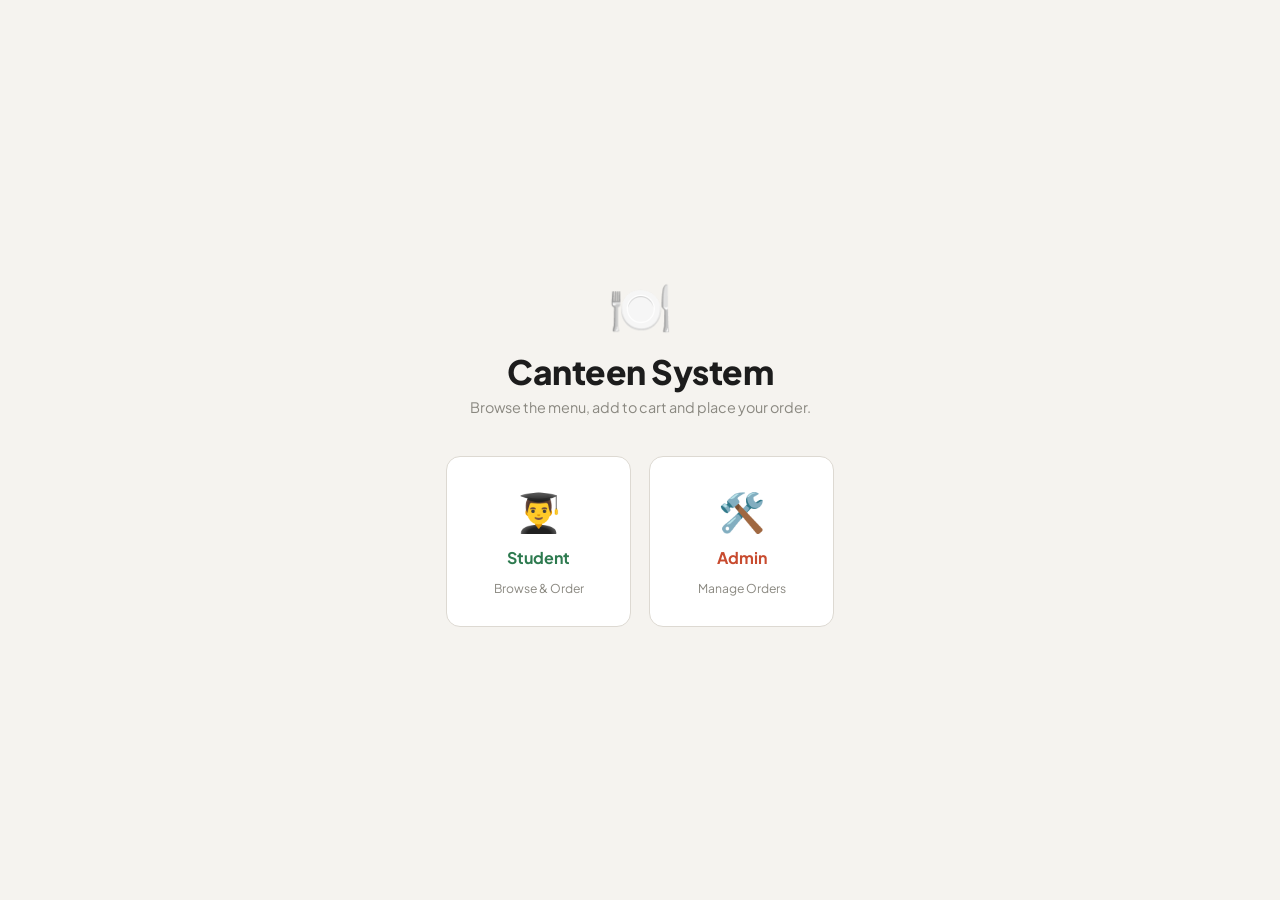
<file: index.html>
<!DOCTYPE html>
<html lang="en">
<head>
  <meta charset="UTF-8"/>
  <meta name="viewport" content="width=device-width, initial-scale=1.0"/>
  <title>Canteen Ordering System</title>
  <link rel="preconnect" href="https://fonts.googleapis.com">
  <link href="https://fonts.googleapis.com/css2?family=Plus+Jakarta+Sans:wght@300;400;500;600;700;800&family=DM+Mono:wght@400;500&display=swap" rel="stylesheet">
  <style>
    :root {
      --bg: #f5f3ef; --surface: #ffffff;
      --accent: #c84b2f; --green: #2d7a4f;
      --text: #1c1c1c; --muted: #8a8880; --border: #ddd9d2;
      --font: 'Plus Jakarta Sans', sans-serif;
    }
    * { margin: 0; padding: 0; box-sizing: border-box; }
    body { font-family: var(--font); background: var(--bg); color: var(--text); min-height: 100vh; display: flex; align-items: center; justify-content: center; }
    .wrap { display: flex; flex-direction: column; align-items: center; gap: 40px; animation: up 0.55s ease both; }
    @keyframes up { from { opacity: 0; transform: translateY(18px); } to { opacity: 1; transform: translateY(0); } }
    .logo { text-align: center; }
    .logo-icon { font-size: 52px; display: block; margin-bottom: 10px; }
    h1 { font-size: 2.1rem; font-weight: 800; letter-spacing: -0.5px; }
    .sub { color: var(--muted); font-size: 0.9rem; margin-top: 6px; }
    .cards { display: flex; gap: 18px; }
    .card {
      text-decoration: none; width: 185px; padding: 30px 18px;
      border-radius: 14px; border: 1.5px solid var(--border);
      background: var(--surface);
      display: flex; flex-direction: column; align-items: center; gap: 12px;
      transition: transform 0.2s ease, border-color 0.2s ease;
    }
    .card:hover { transform: scale(1.05); }
    .card.student:hover { border-color: var(--green); }
    .card.admin:hover   { border-color: var(--accent); }
    .card-icon { font-size: 38px; }
    .card-name { font-size: 1rem; font-weight: 700; }
    .card-sub  { font-size: 0.76rem; color: var(--muted); }
    .card.student .card-name { color: var(--green); }
    .card.admin   .card-name { color: var(--accent); }
  </style>
</head>
<body>
  <div class="wrap">
    <div class="logo">
      <span class="logo-icon">🍽️</span>
      <h1>Canteen System</h1>
      <p class="sub">Browse the menu, add to cart and place your order.</p>
    </div>
    <div class="cards">
      <a href="student-login.html" class="card student">
        <span class="card-icon">👨‍🎓</span>
        <span class="card-name">Student</span>
        <span class="card-sub">Browse &amp; Order</span>
      </a>
      <a href="admin-login.html" class="card admin">
        <span class="card-icon">🛠️</span>
        <span class="card-name">Admin</span>
        <span class="card-sub">Manage Orders</span>
      </a>
    </div>
  </div>
</body>
</html>
</file>
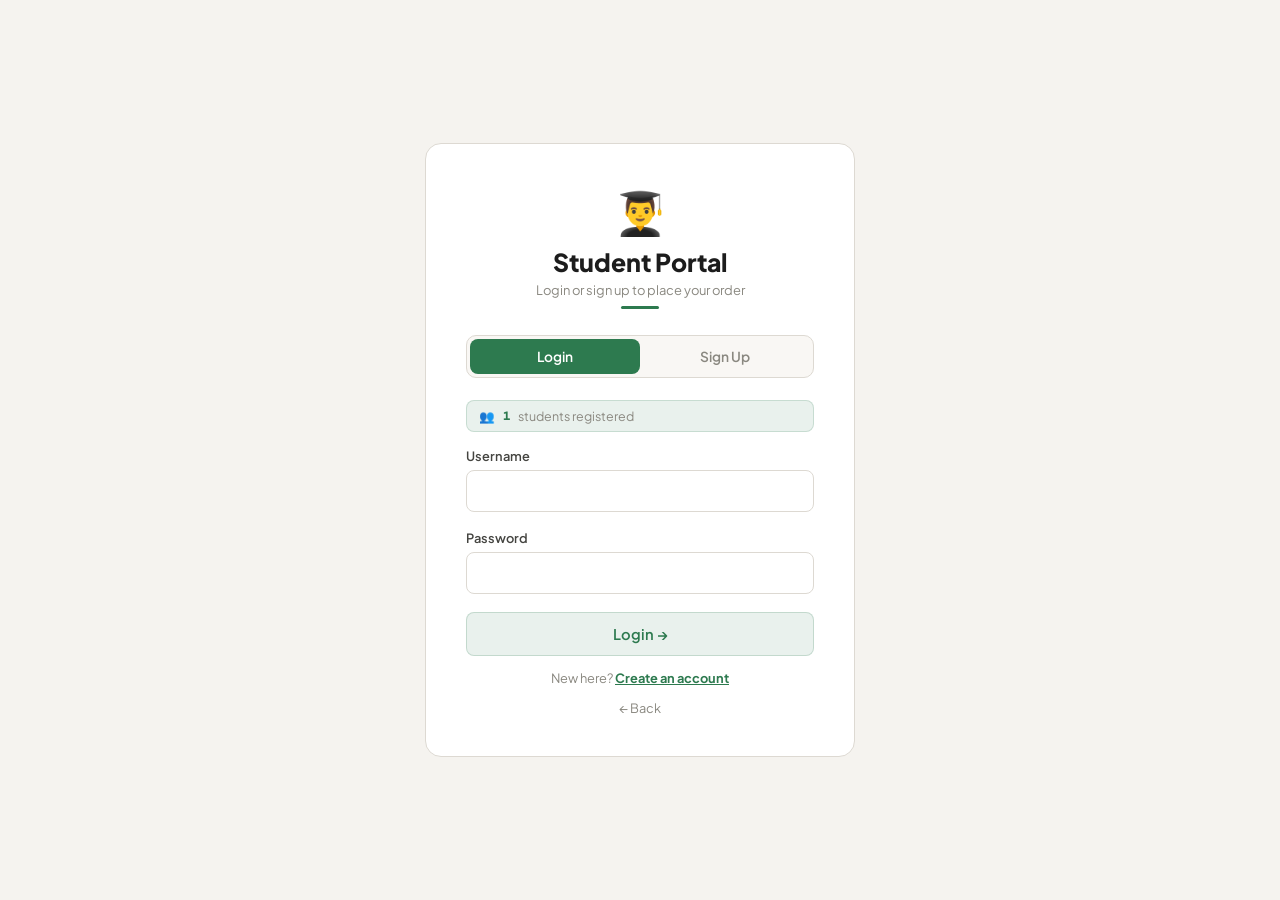
<file: student-login.html>
<!doctype html>
<html lang="en">
  <head>
    <meta charset="UTF-8" />
    <meta name="viewport" content="width=device-width, initial-scale=1.0" />
    <title>Student Login — Canteen</title>
    <link rel="preconnect" href="https://fonts.googleapis.com" />
    <link
      href="https://fonts.googleapis.com/css2?family=Plus+Jakarta+Sans:wght@300;400;500;600;700;800&family=DM+Mono:wght@400;500&display=swap"
      rel="stylesheet"
    />
    <link rel="stylesheet" href="style.css" />
    <style>
      body {
        display: flex;
        align-items: center;
        justify-content: center;
        min-height: 100vh;
      }

      .box {
        width: 430px;
        background: var(--surface);
        border: 1.5px solid var(--border);
        border-radius: 16px;
        padding: 40px;
        animation: up 0.5s ease both;
      }
      @keyframes up {
        from {
          opacity: 0;
          transform: translateY(18px);
        }
        to {
          opacity: 1;
          transform: translateY(0);
        }
      }

      .hdr {
        text-align: center;
        margin-bottom: 26px;
      }
      .hdr .ico {
        font-size: 42px;
        display: block;
        margin-bottom: 8px;
      }
      .hdr h2 {
        font-size: 1.55rem;
        font-weight: 800;
      }
      .hdr p {
        color: var(--muted);
        font-size: 0.81rem;
        margin-top: 4px;
      }
      .ul {
        height: 3px;
        width: 38px;
        background: var(--green);
        border-radius: 3px;
        margin: 8px auto 0;
      }

      .tabs {
        display: flex;
        background: var(--surface2);
        border-radius: 10px;
        padding: 3px;
        margin-bottom: 22px;
        border: 1px solid var(--border);
      }
      .tab {
        flex: 1;
        padding: 9px;
        border: none;
        background: none;
        color: var(--muted);
        font-family: var(--font);
        font-size: 0.86rem;
        font-weight: 600;
        border-radius: 8px;
        cursor: pointer;
        transition: all 0.2s;
      }
      .tab.active {
        background: var(--green);
        color: #fff;
      }

      .panel {
        display: none;
      }
      .panel.active {
        display: block;
        animation: fade 0.22s ease both;
      }
      @keyframes fade {
        from {
          opacity: 0;
          transform: translateY(5px);
        }
        to {
          opacity: 1;
          transform: translateY(0);
        }
      }

      .msg {
        border-radius: var(--radius-sm);
        padding: 9px 13px;
        font-size: 0.81rem;
        margin-bottom: 14px;
        display: none;
      }
      .msg.error {
        background: var(--red-dim);
        border: 1px solid rgba(192, 57, 43, 0.2);
        color: var(--red);
      }
      .msg.success {
        background: var(--green-dim);
        border: 1px solid rgba(45, 122, 79, 0.2);
        color: var(--green);
      }

      .btn-full {
        width: 100%;
        padding: 12px;
        font-size: 0.92rem;
      }
      .hint {
        text-align: center;
        margin-top: 14px;
        font-size: 0.8rem;
        color: var(--muted);
      }
      .hint button {
        background: none;
        border: none;
        color: var(--green);
        cursor: pointer;
        font-family: var(--font);
        font-weight: 700;
        font-size: 0.8rem;
        text-decoration: underline;
        padding: 0;
      }

      .back {
        display: block;
        text-align: center;
        margin-top: 14px;
        color: var(--muted);
        font-size: 0.8rem;
        text-decoration: none;
      }
      .back:hover {
        color: var(--text);
      }

      .str-wrap {
        margin-top: 4px;
        height: 3px;
        background: var(--surface3);
        border-radius: 3px;
        overflow: hidden;
      }
      .str-bar {
        height: 100%;
        border-radius: 3px;
        width: 0;
        transition:
          width 0.3s,
          background 0.3s;
      }
      .str-lbl {
        font-size: 0.7rem;
        margin-top: 3px;
        color: var(--muted);
      }

      .u-count {
        display: flex;
        align-items: center;
        gap: 8px;
        background: var(--green-dim);
        border: 1px solid rgba(45, 122, 79, 0.18);
        border-radius: 8px;
        padding: 7px 12px;
        margin-bottom: 16px;
        font-size: 0.78rem;
        color: var(--muted);
      }
      .u-count span {
        color: var(--green);
        font-weight: 700;
        font-family: var(--mono);
      }
    </style>
  </head>
  <body>
    <div class="box">
      <div class="hdr">
        <span class="ico">👨‍🎓</span>
        <h2>Student Portal</h2>
        <p>Login or sign up to place your order</p>
        <div class="ul"></div>
      </div>

      <div class="tabs">
        <button class="tab active" id="tabLogin" onclick="go('login')">
          Login
        </button>
        <button class="tab" id="tabSignup" onclick="go('signup')">
          Sign Up
        </button>
      </div>

      <!-- LOGIN PANEL -->
      <div class="panel active" id="pLogin">
        <div class="u-count">
          👥 <span id="uCount">0</span> students registered
        </div>
        <div class="msg error" id="lErr"></div>
        <div class="msg success" id="lOk"></div>
        <div class="input-group">
          <label class="input-label">Username</label>
          <input
            type="text"
            id="lUser"
            class="input-field"
            autocomplete="off"
          />
        </div>
        <div class="input-group">
          <label class="input-label">Password</label>
          <input type="password" id="lPass" class="input-field" />
        </div>
        <button class="btn btn-green btn-full" onclick="doLogin()">
          Login →
        </button>
        <div class="hint">
          New here? <button onclick="go('signup')">Create an account</button>
        </div>
      </div>

      <!-- SIGNUP PANEL -->
      <div class="panel" id="pSignup">
        <div class="msg error" id="sErr"></div>
        <div class="msg success" id="sOk"></div>
        <div class="input-group">
          <label class="input-label">Full Name</label>
          <input
            type="text"
            id="sName"
            class="input-field"
            autocomplete="off"
          />
        </div>
        <div class="input-group">
          <label class="input-label">Username</label>
          <input
            type="text"
            id="sUser"
            class="input-field"
            oninput="checkUser()"
          />
        </div>
        <div class="input-group">
          <label class="input-label">Roll Number</label>
          <input type="text" id="sRoll" class="input-field" />
        </div>
        <div class="input-group">
          <label class="input-label">Password</label>
          <input
            type="password"
            id="sPass"
            class="input-field"
            oninput="checkStr()"
          />
          <div class="str-wrap"><div class="str-bar" id="strBar"></div></div>
          <div class="str-lbl" id="strLbl"></div>
        </div>
        <div class="input-group">
          <label class="input-label">Confirm Password</label>
          <input type="password" id="sConf" class="input-field" />
        </div>
        <button class="btn btn-green btn-full" onclick="doSignup()">
          Create Account →
        </button>
        <div class="hint">
          Already registered? <button onclick="go('login')">Login here</button>
        </div>
      </div>

      <a href="index.html" class="back">← Back</a>
    </div>

    <script>
      const SKEY = "canteen_students";
      const getS = () => JSON.parse(localStorage.getItem(SKEY) || "[]");
      const saveS = (a) => localStorage.setItem(SKEY, JSON.stringify(a));

      (function init() {
        if (getS().length === 0)
          saveS([
            {
              name: "Demo Student",
              username: "student",
              roll: "001",
              password: "1234",
            },
          ]);
        document.getElementById("uCount").textContent = getS().length;
      })();

      function go(tab) {
        ["login", "signup"].forEach((t) => {
          const cap = t[0].toUpperCase() + t.slice(1);
          document
            .getElementById("p" + cap)
            .classList.toggle("active", t === tab);
          document
            .getElementById("tab" + cap)
            .classList.toggle("active", t === tab);
        });
        clearAll();
      }

      function clearAll() {
        ["lErr", "lOk", "sErr", "sOk"].forEach((id) => {
          const e = document.getElementById(id);
          if (e) {
            e.style.display = "none";
            e.textContent = "";
          }
        });
      }

      function showMsg(id, txt) {
        const e = document.getElementById(id);
        e.textContent = txt;
        e.style.display = "block";
      }

      function doLogin() {
        const u = document.getElementById("lUser").value.trim();
        const p = document.getElementById("lPass").value;
        clearAll();
        if (!u || !p) {
          showMsg("lErr", "Please fill in all fields.");
          return;
        }
        const found = getS().find((s) => s.username === u && s.password === p);
        if (found) {
          showMsg("lOk", "Welcome, " + found.name + "! Redirecting...");
          sessionStorage.setItem("role", "student");
          sessionStorage.setItem("user", found.username);
          sessionStorage.setItem("displayName", found.name);
          setTimeout(() => (window.location.href = "menu.html"), 700);
        } else {
          showMsg("lErr", "Invalid username or password.");
        }
      }

      function doSignup() {
        const name = document.getElementById("sName").value.trim();
        const user = document
          .getElementById("sUser")
          .value.trim()
          .toLowerCase();
        const roll = document.getElementById("sRoll").value.trim();
        const pass = document.getElementById("sPass").value;
        const conf = document.getElementById("sConf").value;
        clearAll();
        if (!name || !user || !roll || !pass || !conf) {
          showMsg("sErr", "Please fill in all fields.");
          return;
        }
        if (user.length < 3) {
          showMsg("sErr", "Username must be at least 3 characters.");
          return;
        }
        if (roll.length < 3) {
          showMsg("sErr", "Roll number must be at least 3 characters.");
          return;
        }
        if (pass.length < 4) {
          showMsg("sErr", "Password must be at least 4 characters.");
          return;
        }
        if (pass !== conf) {
          showMsg("sErr", "Passwords do not match.");
          return;
        }
        const list = getS();
        if (list.find((s) => s.username === user)) {
          showMsg("sErr", 'Username "' + user + '" is already taken.');
          return;
        }
        if (list.find((s) => s.roll === roll)) {
          showMsg("sErr", "Roll number already registered.");
          return;
        }
        list.push({ name, username: user, roll, password: pass });
        saveS(list);
        document.getElementById("uCount").textContent = list.length;
        showMsg("sOk", "Account created! Logging you in...");
        sessionStorage.setItem("role", "student");
        sessionStorage.setItem("user", user);
        sessionStorage.setItem("displayName", name);
        setTimeout(() => (window.location.href = "menu.html"), 900);
      }

      function checkUser() {
        const u = document.getElementById("sUser").value.trim().toLowerCase();
        const el = document.getElementById("sUser");
        if (u.length < 2) {
          el.style.borderColor = "";
          return;
        }
        el.style.borderColor = getS().some((s) => s.username === u)
          ? "#c0392b"
          : "#2d7a4f";
      }

      function checkStr() {
        const p = document.getElementById("sPass").value;
        const bar = document.getElementById("strBar");
        const lbl = document.getElementById("strLbl");
        let sc = 0;
        if (p.length >= 4) sc++;
        if (p.length >= 8) sc++;
        if (/[A-Z]/.test(p)) sc++;
        if (/[0-9]/.test(p)) sc++;
        if (/[^A-Za-z0-9]/.test(p)) sc++;
        const lvls = [
          { w: "0%", bg: "", l: "" },
          { w: "25%", bg: "#c0392b", l: "Weak" },
          { w: "50%", bg: "#b45309", l: "Fair" },
          { w: "75%", bg: "#d97706", l: "Good" },
          { w: "100%", bg: "#2d7a4f", l: "Strong" },
        ];
        const lv = lvls[Math.min(sc, 4)];
        bar.style.width = lv.w;
        bar.style.background = lv.bg;
        lbl.textContent = lv.l;
        lbl.style.color = lv.bg;
      }

      document.addEventListener("keydown", (e) => {
        if (e.key !== "Enter") return;
        document.getElementById("pLogin").classList.contains("active")
          ? doLogin()
          : doSignup();
      });
    </script>
  </body>
</html>
</file>
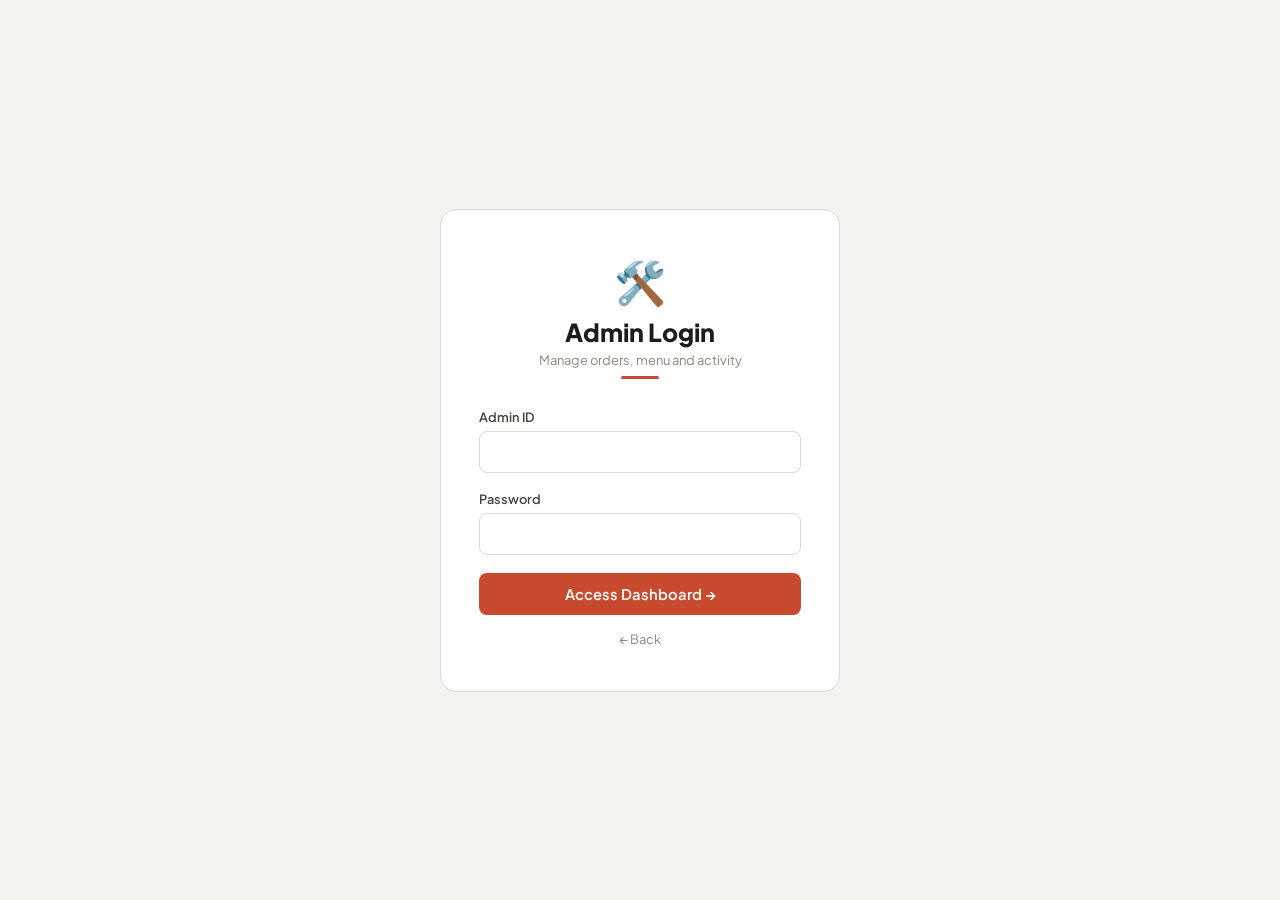
<file: Frontend/admin-login.html>
<!doctype html>
<html lang="en">
  <head>
    <meta charset="UTF-8" />
    <meta name="viewport" content="width=device-width, initial-scale=1.0" />
    <title>Admin Login — Canteen</title>
    <link rel="preconnect" href="https://fonts.googleapis.com" />
    <link
      href="https://fonts.googleapis.com/css2?family=Plus+Jakarta+Sans:wght@300;400;500;600;700;800&family=DM+Mono:wght@400;500&display=swap"
      rel="stylesheet"
    />
    <link rel="stylesheet" href="style.css" />
    <style>
      body {
        display: flex;
        align-items: center;
        justify-content: center;
        min-height: 100vh;
      }
      .box {
        width: 400px;
        background: var(--surface);
        border: 1.5px solid var(--border);
        border-radius: 16px;
        padding: 44px 38px;
        animation: up 0.5s ease both;
      }
      @keyframes up {
        from {
          opacity: 0;
          transform: translateY(18px);
        }
        to {
          opacity: 1;
          transform: translateY(0);
        }
      }
      .hdr {
        text-align: center;
        margin-bottom: 30px;
      }
      .hdr .ico {
        font-size: 42px;
        display: block;
        margin-bottom: 8px;
      }
      .hdr h2 {
        font-size: 1.55rem;
        font-weight: 800;
      }
      .hdr p {
        color: var(--muted);
        font-size: 0.81rem;
        margin-top: 4px;
      }
      .ul {
        height: 3px;
        width: 38px;
        background: var(--accent);
        border-radius: 3px;
        margin: 8px auto 0;
      }
      .err {
        background: var(--red-dim);
        border: 1px solid rgba(192, 57, 43, 0.2);
        border-radius: var(--radius-sm);
        padding: 9px 13px;
        font-size: 0.81rem;
        color: var(--red);
        margin-bottom: 14px;
        display: none;
      }
      .btn-full {
        width: 100%;
        padding: 12px;
        font-size: 0.92rem;
      }
      .back {
        display: block;
        text-align: center;
        margin-top: 16px;
        color: var(--muted);
        font-size: 0.8rem;
        text-decoration: none;
      }
      .back:hover {
        color: var(--text);
      }
    </style>
  </head>
  <body>
    <div class="box">
      <div class="hdr">
        <span class="ico">🛠️</span>
        <h2>Admin Login</h2>
        <p>Manage orders, menu and activity</p>
        <div class="ul"></div>
      </div>

      <div class="err" id="errMsg"></div>

      <div class="input-group">
        <label class="input-label">Admin ID</label>
        <input type="text" id="aId" class="input-field" autocomplete="off" />
      </div>
      <div class="input-group">
        <label class="input-label">Password</label>
        <input type="password" id="aPass" class="input-field" />
      </div>

      <button class="btn btn-primary btn-full" onclick="doLogin()">
        Access Dashboard →
      </button>
      <a href="index.html" class="back">← Back</a>
    </div>

    <script>
      const ADMIN_ID = "admin";
      const ADMIN_PASS = "admin123";

      function doLogin() {
        const id = document.getElementById("aId").value.trim();
        const p = document.getElementById("aPass").value.trim();
        const err = document.getElementById("errMsg");
        if (!id || !p) {
          err.textContent = "Please fill in both fields.";
          err.style.display = "block";
          return;
        }
        if (id === ADMIN_ID && p === ADMIN_PASS) {
          sessionStorage.setItem("role", "admin");
          sessionStorage.setItem("user", id);
          window.location.href = "admin.html";
        } else {
          err.textContent = "Invalid credentials.";
          err.style.display = "block";
        }
      }

      document.addEventListener("keydown", (e) => {
        if (e.key === "Enter") doLogin();
      });
    </script>
  </body>
</html>
</file>
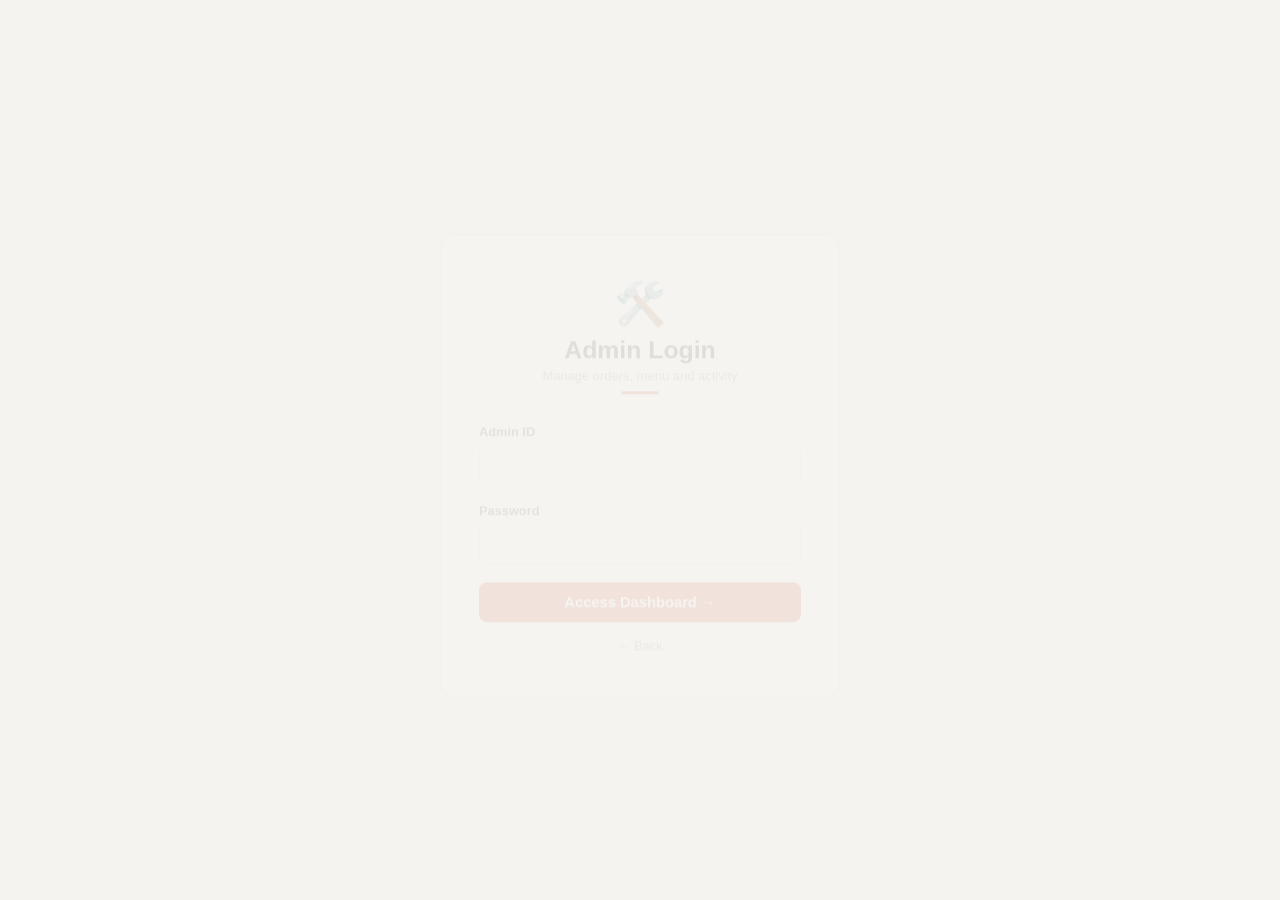
<file: Frontend/admin.html>
<!doctype html>
<html lang="en">
  <head>
    <meta charset="UTF-8" />
    <meta name="viewport" content="width=device-width, initial-scale=1.0" />
    <title>Admin Dashboard — Canteen</title>
    <link rel="preconnect" href="https://fonts.googleapis.com" />
    <link
      href="https://fonts.googleapis.com/css2?family=Plus+Jakarta+Sans:wght@300;400;500;600;700;800&family=DM+Mono:wght@400;500&display=swap"
      rel="stylesheet"
    />
    <link rel="stylesheet" href="style.css" />
    <style>
      .stats-row {
        display: grid;
        grid-template-columns: repeat(4, 1fr);
        gap: 13px;
        margin-bottom: 26px;
      }
      .scard {
        background: var(--surface);
        border: 1.5px solid var(--border);
        border-radius: var(--radius);
        padding: 18px 20px;
        transition:
          transform 0.2s ease,
          border-color 0.2s ease;
      }
      .scard:hover {
        transform: scale(1.03);
        border-color: var(--border2);
      }
      .slbl {
        font-size: 0.7rem;
        color: var(--muted);
        text-transform: uppercase;
        letter-spacing: 1px;
        font-weight: 600;
      }
      .sval {
        font-size: 1.85rem;
        font-weight: 800;
        font-family: var(--mono);
        margin-top: 4px;
      }
      .ssub {
        font-size: 0.7rem;
        color: var(--muted);
        margin-top: 2px;
      }
      .c1 .sval {
        color: var(--accent);
      }
      .c2 .sval {
        color: var(--green);
      }
      .c3 .sval {
        color: var(--accent2);
      }
      .c4 .sval {
        color: var(--blue);
      }

      .tab-bar {
        display: flex;
        gap: 2px;
        margin-bottom: 20px;
        border-bottom: 1.5px solid var(--border);
      }
      .tab-btn {
        background: none;
        border: none;
        color: var(--muted);
        padding: 10px 18px;
        font-size: 0.86rem;
        font-weight: 600;
        cursor: pointer;
        font-family: var(--font);
        border-bottom: 2px solid transparent;
        transition: all 0.18s;
        margin-bottom: -1.5px;
      }
      .tab-btn.active {
        color: var(--text);
        border-bottom-color: var(--accent);
      }
      .tab-btn:hover {
        color: var(--text2);
      }
      .tab-pane {
        display: none;
      }
      .tab-pane.active {
        display: block;
      }

      .oh {
        display: flex;
        align-items: center;
        justify-content: space-between;
        margin-bottom: 13px;
        flex-wrap: wrap;
        gap: 9px;
      }
      .fsel {
        background: var(--surface2);
        border: 1px solid var(--border);
        color: var(--text);
        border-radius: var(--radius-sm);
        padding: 7px 12px;
        font-family: var(--font);
        font-size: 0.82rem;
        outline: none;
        cursor: pointer;
      }
      .tw {
        overflow-x: auto;
      }
      table {
        width: 100%;
        border-collapse: collapse;
        font-size: 0.82rem;
      }
      th {
        text-align: left;
        padding: 9px 12px;
        color: var(--muted);
        font-size: 0.69rem;
        text-transform: uppercase;
        letter-spacing: 1px;
        border-bottom: 1px solid var(--border);
        white-space: nowrap;
        font-weight: 600;
      }
      td {
        padding: 11px 12px;
        border-bottom: 1px solid var(--border);
        vertical-align: middle;
      }
      tr:hover td {
        background: var(--surface2);
      }
      .oid {
        font-family: var(--mono);
        font-size: 0.74rem;
        color: var(--muted);
      }
      .oitems {
        font-size: 0.77rem;
        color: var(--muted);
      }
      .ag {
        display: flex;
        gap: 5px;
        flex-wrap: wrap;
      }

      .mgrid {
        display: grid;
        grid-template-columns: 1fr 295px;
        gap: 20px;
      }
      .mlist {
        display: flex;
        flex-direction: column;
        gap: 7px;
      }
      .mrow {
        display: flex;
        align-items: center;
        gap: 11px;
        background: var(--surface);
        border: 1.5px solid var(--border);
        border-radius: var(--radius-sm);
        padding: 10px 13px;
        transition:
          transform 0.18s ease,
          border-color 0.18s ease;
      }
      .mrow:hover {
        transform: scale(1.015);
        border-color: var(--border2);
      }
      .mrow-emo {
        font-size: 24px;
      }
      .mrow-info {
        flex: 1;
      }
      .mrow-name {
        font-weight: 700;
        font-size: 0.86rem;
      }
      .mrow-cat {
        font-size: 0.7rem;
        color: var(--muted);
        margin-top: 1px;
      }
      .mrow-price {
        font-family: var(--mono);
        color: var(--accent2);
        font-weight: 700;
        font-size: 0.86rem;
      }
      .add-form {
        background: var(--surface);
        border: 1.5px solid var(--border);
        border-radius: var(--radius);
        padding: 20px;
      }
      .add-form h3 {
        font-size: 0.93rem;
        margin-bottom: 16px;
        font-weight: 700;
      }

      .slist {
        display: flex;
        flex-direction: column;
        gap: 7px;
      }
      .srow {
        display: flex;
        align-items: center;
        gap: 11px;
        background: var(--surface);
        border: 1.5px solid var(--border);
        border-radius: var(--radius-sm);
        padding: 10px 13px;
        transition:
          transform 0.18s ease,
          border-color 0.18s ease;
      }
      .srow:hover {
        transform: scale(1.012);
        border-color: var(--border2);
      }
      .savatar {
        width: 34px;
        height: 34px;
        border-radius: 50%;
        background: var(--green-dim);
        display: flex;
        align-items: center;
        justify-content: center;
        font-size: 1rem;
        flex-shrink: 0;
        border: 1px solid rgba(45, 122, 79, 0.2);
      }
      .sinfo {
        flex: 1;
      }
      .sname {
        font-weight: 700;
        font-size: 0.86rem;
      }
      .smeta {
        font-size: 0.7rem;
        color: var(--muted);
        margin-top: 2px;
      }

      .llist {
        display: flex;
        flex-direction: column;
        gap: 6px;
      }
      .lentry {
        display: flex;
        align-items: flex-start;
        gap: 10px;
        padding: 10px 13px;
        background: var(--surface);
        border: 1px solid var(--border);
        border-radius: var(--radius-sm);
        font-size: 0.8rem;
      }
      .ltime {
        font-family: var(--mono);
        font-size: 0.69rem;
        color: var(--muted);
        min-width: 66px;
        padding-top: 1px;
      }
      .ldot {
        width: 7px;
        height: 7px;
        border-radius: 50%;
        margin-top: 5px;
        flex-shrink: 0;
      }
      .ldot.order {
        background: var(--green);
      }
      .ldot.status {
        background: var(--blue);
      }
      .ldot.admin {
        background: var(--accent);
      }

      @media (max-width: 900px) {
        .stats-row {
          grid-template-columns: repeat(2, 1fr);
        }
        .mgrid {
          grid-template-columns: 1fr;
        }
      }
      @media (max-width: 600px) {
        .stats-row {
          grid-template-columns: 1fr;
        }
      }
    </style>
  </head>
  <body>
    <nav class="topnav">
      <div class="nav-logo">🛠️ Admin Panel</div>
      <div class="nav-right">
        <span class="nav-user" id="navUser"></span>
        <span class="nav-badge">Admin</span>
        <button class="btn-logout" onclick="logout()">Logout</button>
      </div>
    </nav>

    <div class="page-content">
      <div class="stats-row">
        <div class="scard c1">
          <div class="slbl">Total Orders</div>
          <div class="sval" id="sTot">—</div>
          <div class="ssub">All time</div>
        </div>
        <div class="scard c2">
          <div class="slbl">Ready</div>
          <div class="sval" id="sRdy">—</div>
          <div class="ssub">For pickup</div>
        </div>
        <div class="scard c3">
          <div class="slbl">Revenue</div>
          <div class="sval" id="sRev">—</div>
          <div class="ssub">Today (₹)</div>
        </div>
        <div class="scard c4">
          <div class="slbl">Pending</div>
          <div class="sval" id="sPen">—</div>
          <div class="ssub">In queue</div>
        </div>
      </div>

      <div class="tab-bar">
        <button class="tab-btn active" onclick="switchTab('orders', this)">
          Orders
        </button>
        <button class="tab-btn" onclick="switchTab('menu', this)">
          Menu Items
        </button>
        <button class="tab-btn" onclick="switchTab('students', this)">
          Students
        </button>
        <button class="tab-btn" onclick="switchTab('log', this)">
          Activity Log
        </button>
      </div>

      <!-- ORDERS -->
      <div class="tab-pane active" id="tab-orders">
        <div class="oh">
          <span style="font-weight: 700; font-size: 0.93rem"
            >Live Order Queue</span
          >
          <div
            style="
              display: flex;
              gap: 8px;
              align-items: center;
              flex-wrap: wrap;
            "
          >
            <select class="fsel" id="statFilter" onchange="renderOrders()">
              <option value="all">All Statuses</option>
              <option value="Pending">Pending</option>
              <option value="Preparing">Preparing</option>
              <option value="Ready">Ready</option>
              <option value="Cancelled">Cancelled</option>
            </select>
            <button class="btn btn-secondary btn-sm" onclick="refreshOrders()">
              ↻ Refresh
            </button>
          </div>
        </div>
        <div class="tw">
          <table>
            <thead>
              <tr>
                <th>Order ID</th>
                <th>Student</th>
                <th>Items</th>
                <th>Total</th>
                <th>Time</th>
                <th>Status</th>
                <th>Actions</th>
              </tr>
            </thead>
            <tbody id="ordBody"></tbody>
          </table>
        </div>
        <div id="ordEmpty" class="empty-state" style="display: none">
          <div class="icon">📭</div>
          <p>No orders yet</p>
        </div>
      </div>

      <!-- MENU -->
      <div class="tab-pane" id="tab-menu">
        <div class="mgrid">
          <div>
            <div
              style="font-weight: 700; font-size: 0.93rem; margin-bottom: 13px"
            >
              Menu Items
            </div>
            <div class="mlist" id="menuList"></div>
          </div>
          <div class="add-form">
            <h3>Add New Item</h3>
            <div class="input-group">
              <label class="input-label">Item Name</label>
              <input type="text" class="input-field" id="nName" />
            </div>
            <div class="input-group">
              <label class="input-label">Category</label>
              <select class="input-field fsel" id="nCat">
                <option>Main Course</option>
                <option>Snacks</option>
                <option>Beverages</option>
                <option>Drinks</option>
              </select>
            </div>
            <div class="input-group">
              <label class="input-label">Price (₹)</label>
              <input type="number" class="input-field" id="nPrice" />
            </div>
            <div class="input-group">
              <label class="input-label">Emoji</label>
              <input
                type="text"
                class="input-field"
                id="nEmoji"
                maxlength="4"
              />
            </div>
            <button
              class="btn btn-primary"
              style="width: 100%; padding: 11px"
              onclick="addItem()"
            >
              Add to Menu
            </button>
          </div>
        </div>
      </div>

      <!-- STUDENTS -->
      <div class="tab-pane" id="tab-students">
        <div
          style="
            display: flex;
            align-items: center;
            justify-content: space-between;
            margin-bottom: 13px;
          "
        >
          <span style="font-weight: 700; font-size: 0.93rem"
            >Registered Students</span
          >
          <span class="nav-badge" id="stuTotal">0 students</span>
        </div>
        <div class="slist" id="stuList"></div>
      </div>

      <!-- LOG -->
      <div class="tab-pane" id="tab-log">
        <div
          style="
            display: flex;
            align-items: center;
            justify-content: space-between;
            margin-bottom: 13px;
          "
        >
          <span style="font-weight: 700; font-size: 0.93rem">Activity Log</span>
          <button class="btn btn-red btn-sm" onclick="clearLog()">Clear</button>
        </div>
        <div class="llist" id="logList">
          <div class="empty-state">
            <div class="icon">📋</div>
            <p>No activity yet</p>
          </div>
        </div>
      </div>
    </div>

    <div class="toast-container" id="tc"></div>

    <script>
      const API = "http://localhost:8080/api";
      const MENU_KEY = "canteen_menu";

      const DEFAULT_MENU = [
        { id: 1, name: "Burger", emoji: "🍔", price: 50, cat: "Main Course" },
        { id: 2, name: "Coffee", emoji: "☕", price: 30, cat: "Beverages" },
        { id: 3, name: "Cold Drink", emoji: "🥤", price: 25, cat: "Drinks" },
        {
          id: 4,
          name: "Pizza Slice",
          emoji: "🍕",
          price: 80,
          cat: "Main Course",
        },
        { id: 5, name: "Samosa", emoji: "🥟", price: 15, cat: "Snacks" },
        { id: 6, name: "Maggi", emoji: "🍜", price: 30, cat: "Main Course" },
        { id: 7, name: "Tea", emoji: "🍵", price: 10, cat: "Beverages" },
        { id: 8, name: "Sandwich", emoji: "🥪", price: 40, cat: "Snacks" },
        {
          id: 9,
          name: "Chicken Roll",
          emoji: "🌯",
          price: 70,
          cat: "Main Course",
        },
        { id: 10, name: "Juice", emoji: "🧃", price: 35, cat: "Drinks" },
      ];

      function loadMenu() {
        const s = localStorage.getItem(MENU_KEY);
        if (!s) {
          localStorage.setItem(MENU_KEY, JSON.stringify(DEFAULT_MENU));
          return [...DEFAULT_MENU];
        }
        return JSON.parse(s);
      }
      function saveMenu() {
        localStorage.setItem(MENU_KEY, JSON.stringify(MENU));
      }

      let MENU = [];
      let orders = [];
      let log = [];

      window.onload = () => {
        if (sessionStorage.getItem("role") !== "admin") {
          window.location.href = "admin-login.html";
          return;
        }
        document.getElementById("navUser").textContent =
          sessionStorage.getItem("user");
        MENU = loadMenu();
        refreshOrders();
        renderMenuList();
      };

      function switchTab(id, btn) {
        document
          .querySelectorAll(".tab-pane")
          .forEach((p) => p.classList.remove("active"));
        document
          .querySelectorAll(".tab-btn")
          .forEach((b) => b.classList.remove("active"));
        document.getElementById("tab-" + id).classList.add("active");
        btn.classList.add("active");
        if (id === "students") renderStudents();
      }

      async function refreshOrders() {
        try {
          const res = await fetch(`${API}/orders`);
          if (res.ok) {
            const data = await res.json();
            orders = data.map((o, i) => ({
              id: o.id || "ORD-" + (1001 + i),
              student: o.studentName || "student",
              items: o.items || [],
              total: o.total || 0,
              time: o.time || new Date().toLocaleTimeString(),
              status: o.status || "Pending",
            }));
          }
        } catch {
          if (!orders.length) seedDemo();
        }
        renderOrders();
        updateStats();
      }

      function renderOrders() {
        const f = document.getElementById("statFilter").value;
        let list = [...orders].sort((a, b) => {
          try {
            return (
              new Date("1970/01/01 " + a.time) -
              new Date("1970/01/01 " + b.time)
            );
          } catch {
            return 0;
          }
        });
        if (f !== "all") list = list.filter((o) => o.status === f);
        const tb = document.getElementById("ordBody");
        const em = document.getElementById("ordEmpty");
        if (!list.length) {
          tb.innerHTML = "";
          em.style.display = "flex";
          return;
        }
        em.style.display = "none";
        tb.innerHTML = list
          .map(
            (o) => `
        <tr>
          <td><span class="oid">${o.id}</span></td>
          <td>${o.student}</td>
          <td class="oitems">${fmtItems(o.items)}</td>
          <td><span style="font-family:var(--mono);color:var(--accent2);font-weight:700">₹${o.total}</span></td>
          <td><span style="font-family:var(--mono);font-size:0.74rem;color:var(--muted)">${o.time}</span></td>
          <td><span class="status-badge status-${o.status.toLowerCase()}">${o.status}</span></td>
          <td><div class="ag">
            ${o.status === "Pending" ? `<button class="btn btn-secondary btn-sm" onclick="setStatus('${o.id}','Preparing')">▶ Prepare</button>` : ""}
            ${o.status === "Preparing" ? `<button class="btn btn-green btn-sm"     onclick="setStatus('${o.id}','Ready')">✓ Ready</button>` : ""}
            ${o.status !== "Cancelled" && o.status !== "Ready" ? `<button class="btn btn-red btn-sm" onclick="setStatus('${o.id}','Cancelled')">✕</button>` : ""}
          </div></td>
        </tr>`,
          )
          .join("");
      }

      function fmtItems(items) {
        if (!items || !Array.isArray(items)) return "—";
        return items.map((i) => i.item + " ×" + i.qty).join(", ");
      }

      async function setStatus(id, ns) {
        const o = orders.find((x) => x.id === id);
        if (!o) return;
        const old = o.status;
        o.status = ns;
        try {
          await fetch(`${API}/orders/${id}/status`, {
            method: "PATCH",
            headers: { "Content-Type": "application/json" },
            body: JSON.stringify({ status: ns }),
          });
        } catch {}
        addLog("Order " + id + ": " + old + " → " + ns, "status");
        renderOrders();
        updateStats();
        toast("Order " + id + " → " + ns, "success");
      }

      function updateStats() {
        document.getElementById("sTot").textContent = orders.length;
        document.getElementById("sRdy").textContent = orders.filter(
          (o) => o.status === "Ready",
        ).length;
        document.getElementById("sRev").textContent = orders
          .filter((o) => o.status !== "Cancelled")
          .reduce((s, o) => s + (o.total || 0), 0);
        document.getElementById("sPen").textContent = orders.filter(
          (o) => o.status === "Pending",
        ).length;
      }

      function renderMenuList() {
        document.getElementById("menuList").innerHTML = MENU.map(
          (m) => `
        <div class="mrow">
          <span class="mrow-emo">${m.emoji}</span>
          <div class="mrow-info">
            <div class="mrow-name">${m.name}</div>
            <div class="mrow-cat">${m.cat}</div>
          </div>
          <span class="mrow-price">₹${m.price}</span>
          <button class="btn btn-red btn-sm" onclick="delItem(${m.id})">✕</button>
        </div>`,
        ).join("");
      }

      function addItem() {
        const name = document.getElementById("nName").value.trim();
        const cat = document.getElementById("nCat").value;
        const price = parseInt(document.getElementById("nPrice").value);
        const emoji = document.getElementById("nEmoji").value || "🍽️";
        if (!name || !price) {
          toast("Please fill all fields", "error");
          return;
        }
        MENU.push({ id: Date.now(), name, emoji, price, cat });
        saveMenu();
        addLog("Menu item added: " + name + " (₹" + price + ")", "admin");
        renderMenuList();
        toast(emoji + " " + name + " added", "success");
        document.getElementById("nName").value = "";
        document.getElementById("nPrice").value = "";
        document.getElementById("nEmoji").value = "";
      }

      function delItem(id) {
        const m = MENU.find((x) => x.id === id);
        MENU = MENU.filter((x) => x.id !== id);
        saveMenu();
        addLog("Menu item removed: " + m?.name, "admin");
        renderMenuList();
        toast(m?.name + " removed", "info");
      }

      function renderStudents() {
        const students = JSON.parse(
          localStorage.getItem("canteen_students") || "[]",
        );
        const el = document.getElementById("stuList");
        document.getElementById("stuTotal").textContent =
          students.length + " student" + (students.length !== 1 ? "s" : "");
        if (!students.length) {
          el.innerHTML =
            '<div class="empty-state"><div class="icon">👥</div><p>No students registered yet</p></div>';
          return;
        }
        el.innerHTML = students
          .map(
            (s, i) => `
        <div class="srow">
          <div class="savatar">👨‍🎓</div>
          <div class="sinfo">
            <div class="sname">${s.name}</div>
            <div class="smeta">@${s.username} &nbsp;|&nbsp; Roll: ${s.roll}</div>
          </div>
          <button class="btn btn-red btn-sm" onclick="delStudent(${i})">Delete</button>
        </div>`,
          )
          .join("");
      }

      function delStudent(i) {
        const list = JSON.parse(
          localStorage.getItem("canteen_students") || "[]",
        );
        const name = list[i]?.name;
        list.splice(i, 1);
        localStorage.setItem("canteen_students", JSON.stringify(list));
        addLog("Student removed: " + name, "admin");
        renderStudents();
        toast(name + " removed", "info");
      }

      function addLog(msg, type = "order") {
        log.unshift({ msg, type, time: new Date().toLocaleTimeString() });
        if (log.length > 50) log.pop();
        renderLog();
      }

      function renderLog() {
        const el = document.getElementById("logList");
        if (!log.length) {
          el.innerHTML =
            '<div class="empty-state"><div class="icon">📋</div><p>No activity yet</p></div>';
          return;
        }
        el.innerHTML = log
          .map(
            (l) => `
        <div class="lentry">
          <span class="ltime">${l.time}</span>
          <span class="ldot ${l.type}"></span>
          <span>${l.msg}</span>
        </div>`,
          )
          .join("");
      }

      function clearLog() {
        log = [];
        renderLog();
      }

      function seedDemo() {
        orders = [
          {
            id: "ORD-1001",
            student: "student",
            items: [
              { item: "Burger", qty: 2, price: 50 },
              { item: "Coffee", qty: 1, price: 30 },
            ],
            total: 130,
            time: "10:02 AM",
            status: "Pending",
          },
          {
            id: "ORD-1002",
            student: "rahul",
            items: [{ item: "Samosa", qty: 3, price: 15 }],
            total: 45,
            time: "10:08 AM",
            status: "Preparing",
          },
          {
            id: "ORD-1003",
            student: "priya",
            items: [
              { item: "Pizza Slice", qty: 1, price: 80 },
              { item: "Juice", qty: 1, price: 35 },
            ],
            total: 115,
            time: "10:15 AM",
            status: "Ready",
          },
        ];
        addLog("Demo data loaded — backend offline", "admin");
      }

      function toast(msg, type = "info") {
        const t = document.createElement("div");
        t.className = `toast ${type}`;
        t.textContent = msg;
        document.getElementById("tc").appendChild(t);
        setTimeout(() => t.remove(), 3000);
      }

      function logout() {
        sessionStorage.clear();
        window.location.href = "index.html";
      }
    </script>
  </body>
</html>
</file>
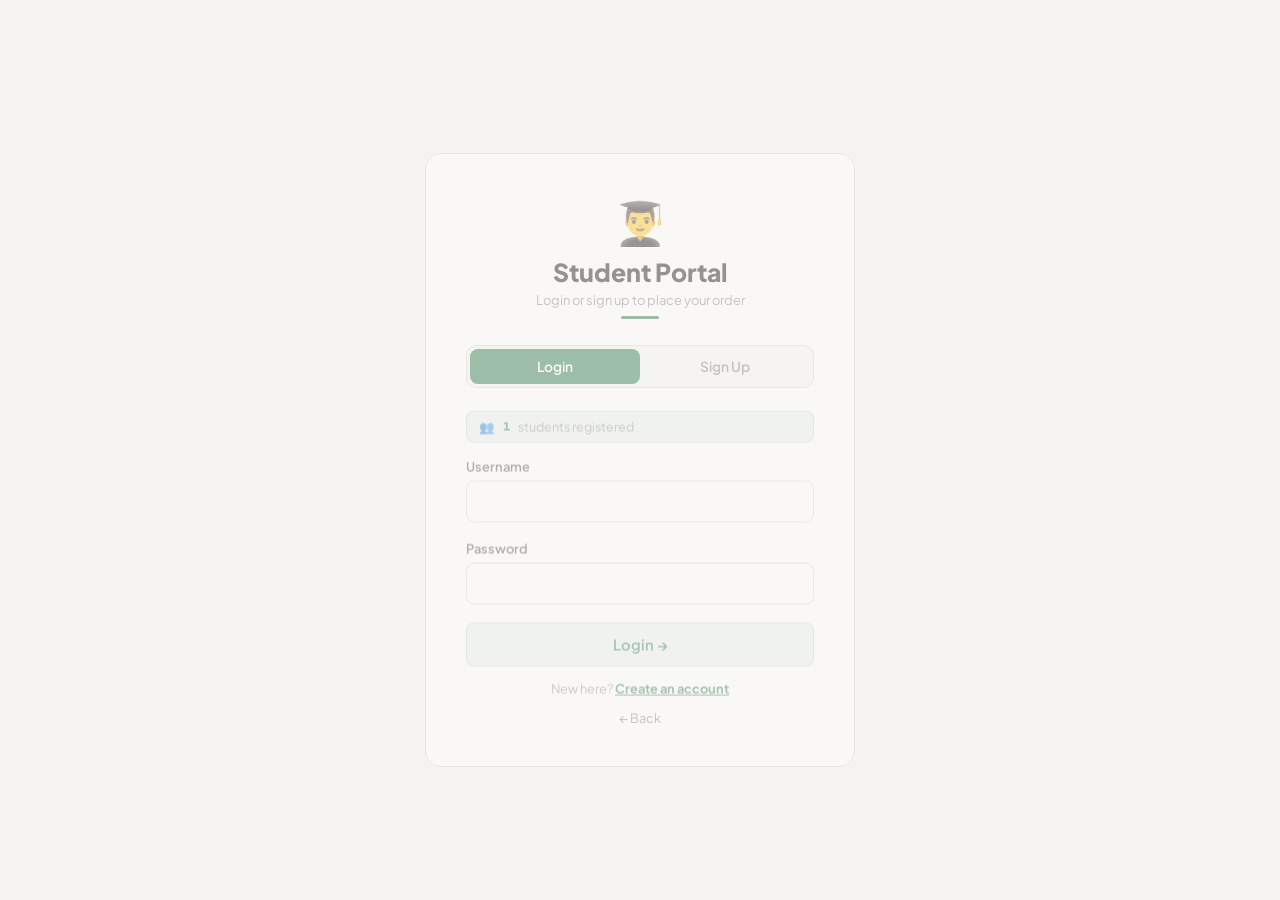
<file: Frontend/menu.html>
<!DOCTYPE html>
<html lang="en">
<head>
  <meta charset="UTF-8"/>
  <meta name="viewport" content="width=device-width, initial-scale=1.0"/>
  <title>Menu — Canteen</title>
  <link rel="preconnect" href="https://fonts.googleapis.com">
  <link href="https://fonts.googleapis.com/css2?family=Plus+Jakarta+Sans:wght@300;400;500;600;700;800&family=DM+Mono:wght@400;500&display=swap" rel="stylesheet">
  <link rel="stylesheet" href="style.css"/>
  <style>
    .layout { display: grid; grid-template-columns: 1fr 340px; gap: 22px; align-items: start; }
    .page-header { margin-bottom: 22px; }
    .page-header h2 { font-size: 1.55rem; font-weight: 800; }
    .page-header p  { color: var(--muted); font-size: 0.82rem; margin-top: 4px; }

    .search-bar  { display: flex; gap: 10px; margin-bottom: 18px; flex-wrap: wrap; }
    .search-wrap { flex: 1; position: relative; min-width: 180px; }
    .search-wrap .ico { position: absolute; left: 12px; top: 50%; transform: translateY(-50%); color: var(--muted); }
    .search-wrap input { padding-left: 36px; }

    .filter-tabs { display: flex; gap: 6px; flex-wrap: wrap; }
    .ftab {
      border: 1px solid var(--border); background: var(--surface);
      color: var(--muted); border-radius: 20px; padding: 6px 15px;
      font-size: 0.79rem; font-weight: 600; cursor: pointer;
      transition: all 0.18s; font-family: var(--font);
    }
    .ftab.active, .ftab:hover { background: rgba(200,75,47,0.08); color: var(--accent); border-color: rgba(200,75,47,0.25); }

    .menu-grid { display: grid; grid-template-columns: repeat(auto-fill, minmax(205px, 1fr)); gap: 13px; }
    .mcard {
      background: var(--surface); border: 1.5px solid var(--border); border-radius: var(--radius);
      padding: 17px; display: flex; flex-direction: column; gap: 9px;
      transition: transform 0.2s ease, border-color 0.2s ease;
    }
    .mcard:hover { transform: scale(1.028); border-color: var(--border2); }
    .f-emoji { font-size: 34px; text-align: center; padding: 9px 0; }
    .f-name  { font-size: 0.93rem; font-weight: 700; }
    .f-cat   { font-size: 0.7rem; color: var(--muted); margin-top: 1px; }
    .f-desc  { font-size: 0.76rem; color: var(--muted); line-height: 1.5; }
    .f-foot  { display: flex; align-items: center; justify-content: space-between; margin-top: auto; padding-top: 10px; border-top: 1px solid var(--border); }
    .f-price { font-family: var(--mono); font-size: 0.93rem; font-weight: 700; color: var(--accent2); }
    .btn-add {
      background: var(--accent); color: white; border: none;
      border-radius: var(--radius-sm); padding: 6px 13px;
      font-size: 0.79rem; font-weight: 700; cursor: pointer;
      font-family: var(--font); transition: background 0.18s, transform 0.15s;
    }
    .btn-add:hover { background: var(--accent-h); transform: scale(1.05); }
    .vdot { width: 8px; height: 8px; border-radius: 50%; display: inline-block; margin-right: 5px; }
    .vdot.veg  { background: var(--green); }
    .vdot.nveg { background: var(--red);   }

    .cart-panel {
      background: var(--surface); border: 1.5px solid var(--border);
      border-radius: var(--radius); padding: 20px; position: sticky; top: 74px;
    }
    .cart-hdr   { display: flex; align-items: center; justify-content: space-between; margin-bottom: 14px; }
    .cart-title { font-size: 0.93rem; font-weight: 800; display: flex; align-items: center; gap: 7px; }
    .cart-cnt   { background: var(--accent); color: white; font-size: 0.68rem; font-weight: 700; border-radius: 12px; padding: 2px 7px; font-family: var(--mono); }
    .cart-items { display: flex; flex-direction: column; gap: 7px; min-height: 60px; max-height: 300px; overflow-y: auto; }
    .citem      { display: flex; align-items: center; gap: 8px; padding: 8px 10px; background: var(--surface2); border-radius: 9px; border: 1px solid var(--border); }
    .cname      { flex: 1; font-size: 0.81rem; font-weight: 600; }
    .cprice     { font-family: var(--mono); font-size: 0.79rem; color: var(--accent2); }
    .qty-ctrl   { display: flex; align-items: center; gap: 4px; }
    .qty-btn    { width: 21px; height: 21px; border-radius: 5px; border: 1px solid var(--border); background: var(--surface); color: var(--text); cursor: pointer; font-size: 0.8rem; display: flex; align-items: center; justify-content: center; transition: all 0.15s; }
    .qty-btn:hover { background: var(--accent); border-color: var(--accent); color: white; }
    .qty-val    { font-family: var(--mono); font-size: 0.79rem; width: 17px; text-align: center; }
    .cart-foot  { margin-top: 14px; padding-top: 13px; border-top: 1px solid var(--border); }
    .trow       { display: flex; justify-content: space-between; margin-bottom: 5px; font-size: 0.82rem; color: var(--text2); }
    .trow.grand { font-weight: 800; font-size: 0.93rem; color: var(--text); }
    .trow .val  { font-family: var(--mono); color: var(--accent2); }
    .btn-place  { width: 100%; padding: 12px; margin-top: 13px; font-size: 0.91rem; }
    .cart-empty { color: var(--muted); font-size: 0.79rem; text-align: center; padding: 26px 0; }

    @media (max-width: 900px) { .layout { grid-template-columns: 1fr; } .cart-panel { position: static; } }
  </style>
</head>
<body>
  <nav class="topnav">
    <div class="nav-logo">🍽️ Canteen</div>
    <div class="nav-right">
      <span class="nav-user" id="navUser"></span>
      <span class="nav-badge">Student</span>
      <button class="btn-logout" onclick="logout()">Logout</button>
    </div>
  </nav>

  <div class="page-content">
    <div class="page-header">
      <h2>Today's Menu</h2>
      <p>Add items to your cart and place an order</p>
    </div>

    <div class="search-bar">
      <div class="search-wrap">
        <span class="ico">🔍</span>
        <input type="text" class="input-field" id="searchInput" placeholder="Search items..." oninput="filterMenu()"/>
      </div>
      <div class="filter-tabs">
        <button class="ftab active" onclick="setFilter(this,'all')">All</button>
        <button class="ftab" onclick="setFilter(this,'Beverages')">☕ Beverages</button>
        <button class="ftab" onclick="setFilter(this,'Main Course')">🍽️ Main</button>
        <button class="ftab" onclick="setFilter(this,'Snacks')">🍟 Snacks</button>
        <button class="ftab" onclick="setFilter(this,'Drinks')">🥤 Drinks</button>
      </div>
    </div>

    <div class="layout">
      <div>
        <div class="menu-grid" id="menuGrid"></div>
      </div>

      <div class="cart-panel">
        <div class="cart-hdr">
          <div class="cart-title">Cart <span class="cart-cnt" id="cartCount">0</span></div>
          <button class="btn btn-red btn-sm" onclick="clearCart()">Clear</button>
        </div>
        <div class="cart-items" id="cartItems">
          <div class="cart-empty">Your cart is empty.<br/>Add items to get started.</div>
        </div>
        <div class="cart-foot" id="cartFoot" style="display:none">
          <div class="trow"><span>Subtotal</span><span class="val" id="sub">₹0</span></div>
          <div class="trow"><span>Tax (5%)</span><span class="val" id="tax">₹0</span></div>
          <div class="divider"></div>
          <div class="trow grand"><span>Total</span><span class="val" id="grand">₹0</span></div>
          <button class="btn btn-primary btn-place" id="placeBtn" onclick="placeOrder()">Place Order →</button>
        </div>
      </div>
    </div>
  </div>

  <div class="toast-container" id="tc"></div>

  <script>
    const API      = 'http://localhost:8080/api';
    const MENU_KEY = 'canteen_menu';

    const DEFAULT_MENU = [
      { id:1,  name:'Burger',       emoji:'🍔', price:50,  cat:'Main Course', desc:'Crispy veg patty with fresh veggies', veg:true  },
      { id:2,  name:'Coffee',       emoji:'☕', price:30,  cat:'Beverages',   desc:'Hot freshly brewed filter coffee',    veg:true  },
      { id:3,  name:'Cold Drink',   emoji:'🥤', price:25,  cat:'Drinks',      desc:'Chilled cola or lemon soda',          veg:true  },
      { id:4,  name:'Pizza Slice',  emoji:'🍕', price:80,  cat:'Main Course', desc:'Cheesy veg pizza slice',              veg:true  },
      { id:5,  name:'Samosa',       emoji:'🥟', price:15,  cat:'Snacks',      desc:'Crispy fried with aloo filling',      veg:true  },
      { id:6,  name:'Maggi',        emoji:'🍜', price:30,  cat:'Main Course', desc:'Classic instant noodles with masala', veg:true  },
      { id:7,  name:'Tea',          emoji:'🍵', price:10,  cat:'Beverages',   desc:'Kadak chai with ginger and elaichi',  veg:true  },
      { id:8,  name:'Sandwich',     emoji:'🥪', price:40,  cat:'Snacks',      desc:'Grilled veg sandwich with chutney',   veg:true  },
      { id:9,  name:'Chicken Roll', emoji:'🌯', price:70,  cat:'Main Course', desc:'Grilled chicken wrapped in paratha',  veg:false },
      { id:10, name:'Juice',        emoji:'🧃', price:35,  cat:'Drinks',      desc:'Fresh seasonal fruit juice',          veg:true  },
    ];

    function getMenu() {
      const s = localStorage.getItem(MENU_KEY);
      if (!s) { localStorage.setItem(MENU_KEY, JSON.stringify(DEFAULT_MENU)); return [...DEFAULT_MENU]; }
      return JSON.parse(s);
    }

    let MENU         = [];
    let cart         = {};
    let activeFilter = 'all';

    window.onload = () => {
      if (sessionStorage.getItem('role') !== 'student') { window.location.href = 'student-login.html'; return; }
      document.getElementById('navUser').textContent = sessionStorage.getItem('displayName') || sessionStorage.getItem('user');
      MENU = getMenu();
      renderMenu(MENU);
    };

    function filterMenu() {
      MENU = getMenu();
      const q   = document.getElementById('searchInput').value.toLowerCase();
      let   res = q ? MENU.filter(i => i.name.toLowerCase().includes(q) || i.cat.toLowerCase().includes(q)) : [...MENU];
      if (activeFilter !== 'all') res = res.filter(i => i.cat === activeFilter);
      renderMenu(res);
    }

    function setFilter(el, cat) {
      document.querySelectorAll('.ftab').forEach(t => t.classList.remove('active'));
      el.classList.add('active');
      activeFilter = cat;
      filterMenu();
    }

    function renderMenu(items) {
      const g = document.getElementById('menuGrid');
      if (!items.length) {
        g.innerHTML = '<div class="empty-state" style="grid-column:1/-1"><div class="icon">🔍</div><p>No items found</p></div>';
        return;
      }
      g.innerHTML = items.map(i => `
        <div class="mcard">
          <div class="f-emoji">${i.emoji}</div>
          <div>
            <div class="f-name"><span class="vdot ${i.veg ? 'veg' : 'nveg'}"></span>${i.name}</div>
            <div class="f-cat">${i.cat}</div>
          </div>
          <div class="f-desc">${i.desc || ''}</div>
          <div class="f-foot">
            <span class="f-price">₹${i.price}</span>
            <button class="btn-add" onclick="addToCart(${i.id})">+ Add</button>
          </div>
        </div>`).join('');
    }

    function addToCart(id) {
      const item = MENU.find(m => m.id === id);
      if (!item) return;
      if (cart[id]) cart[id].qty++; else cart[id] = { item, qty: 1 };
      renderCart();
      toast(item.emoji + ' ' + item.name + ' added', 'success');
    }

    function updateQty(id, d) {
      if (!cart[id]) return;
      cart[id].qty += d;
      if (cart[id].qty <= 0) delete cart[id];
      renderCart();
    }

    function clearCart() { cart = {}; renderCart(); }

    function renderCart() {
      const items = Object.values(cart);
      document.getElementById('cartCount').textContent = items.reduce((s, c) => s + c.qty, 0);
      const ci = document.getElementById('cartItems');
      const cf = document.getElementById('cartFoot');
      if (!items.length) {
        ci.innerHTML = '<div class="cart-empty">Your cart is empty.<br/>Add items to get started.</div>';
        cf.style.display = 'none'; return;
      }
      ci.innerHTML = items.map(({ item, qty }) => `
        <div class="citem">
          <span>${item.emoji}</span>
          <div class="cname">${item.name}</div>
          <div class="qty-ctrl">
            <button class="qty-btn" onclick="updateQty(${item.id},-1)">−</button>
            <span class="qty-val">${qty}</span>
            <button class="qty-btn" onclick="updateQty(${item.id},+1)">+</button>
          </div>
          <span class="cprice">₹${item.price * qty}</span>
        </div>`).join('');
      const sub = items.reduce((s, c) => s + c.item.price * c.qty, 0);
      const tx  = Math.round(sub * 0.05);
      document.getElementById('sub').textContent   = '₹' + sub;
      document.getElementById('tax').textContent   = '₹' + tx;
      document.getElementById('grand').textContent = '₹' + (sub + tx);
      cf.style.display = 'block';
    }

    async function placeOrder() {
      const items = Object.values(cart);
      if (!items.length) return;
      const btn = document.getElementById('placeBtn');
      btn.disabled = true;
      btn.innerHTML = '<span class="spinner"></span> Placing...';
      const payload = {
        studentName: sessionStorage.getItem('user'),
        items: items.map(c => ({ item: c.item.name, qty: c.qty, price: c.item.price })),
        total: items.reduce((s, c) => s + c.item.price * c.qty, 0)
      };
      try {
        const res = await fetch(`${API}/orders`, {
          method: 'POST',
          headers: { 'Content-Type': 'application/json' },
          body: JSON.stringify(payload)
        });
        toast(res.ok ? 'Order placed successfully!' : 'Order saved locally.', res.ok ? 'success' : 'info');
      } catch {
        toast('Order saved (offline mode)', 'info');
      }
      const saved = JSON.parse(sessionStorage.getItem('myOrders') || '[]');
      saved.unshift({ ...payload, status: 'Pending', time: new Date().toLocaleTimeString() });
      sessionStorage.setItem('myOrders', JSON.stringify(saved));
      clearCart();
      btn.disabled = false;
      btn.innerHTML = 'Place Order →';
    }

    function toast(msg, type = 'info') {
      const t = document.createElement('div');
      t.className = `toast ${type}`; t.textContent = msg;
      document.getElementById('tc').appendChild(t);
      setTimeout(() => t.remove(), 3000);
    }

    function logout() { sessionStorage.clear(); window.location.href = 'index.html'; }
  </script>
</body>
</html>
</file>
<file: style.css>
@import url('https://fonts.googleapis.com/css2?family=Plus+Jakarta+Sans:wght@300;400;500;600;700;800&family=DM+Mono:wght@400;500&display=swap');

:root {
  --bg:         #f5f3ef;
  --surface:    #ffffff;
  --surface2:   #f9f7f4;
  --surface3:   #f0ece5;
  --accent:     #c84b2f;
  --accent-h:   #a83a20;
  --accent2:    #b45309;
  --green:      #2d7a4f;
  --green-dim:  rgba(45,122,79,0.1);
  --red:        #c0392b;
  --red-dim:    rgba(192,57,43,0.1);
  --blue:       #1d6fa4;
  --blue-dim:   rgba(29,111,164,0.1);
  --text:       #1c1c1c;
  --text2:      #444440;
  --muted:      #8a8880;
  --border:     #ddd9d2;
  --border2:    #c8c4bc;
  --radius:     12px;
  --radius-sm:  8px;
  --font:       'Plus Jakarta Sans', sans-serif;
  --mono:       'DM Mono', monospace;
}

* { margin: 0; padding: 0; box-sizing: border-box; }

body { font-family: var(--font); background: var(--bg); color: var(--text); min-height: 100vh; }

/* ── NAV ─────────────────────────────────────────────────────────── */
.topnav {
  position: sticky; top: 0; z-index: 100;
  background: rgba(245,243,239,0.95);
  backdrop-filter: blur(10px);
  border-bottom: 1px solid var(--border);
  padding: 0 32px; height: 60px;
  display: flex; align-items: center; justify-content: space-between;
}
.nav-logo { font-size: 1.15rem; font-weight: 800; display: flex; align-items: center; gap: 10px; color: var(--text); text-decoration: none; }
.nav-logo span { font-size: 1.3rem; }
.nav-right { display: flex; align-items: center; gap: 14px; }
.nav-user { font-size: 0.82rem; color: var(--muted); border: 1px solid var(--border); border-radius: 20px; padding: 5px 14px; background: var(--surface2); }
.nav-badge { font-family: var(--mono); font-size: 0.67rem; background: rgba(200,75,47,0.08); color: var(--accent); border: 1px solid rgba(200,75,47,0.18); border-radius: 5px; padding: 3px 9px; }
.btn-logout { background: var(--red-dim); color: var(--red); border: 1px solid rgba(192,57,43,0.2); border-radius: var(--radius-sm); padding: 6px 14px; font-size: 0.79rem; cursor: pointer; font-family: var(--font); transition: background 0.2s; }
.btn-logout:hover { background: rgba(192,57,43,0.15); }

/* ── PAGE ────────────────────────────────────────────────────────── */
.page-content { max-width: 1200px; margin: 0 auto; padding: 32px 24px; }

/* ── BUTTONS ─────────────────────────────────────────────────────── */
.btn { display: inline-flex; align-items: center; justify-content: center; gap: 8px; border: none; border-radius: var(--radius-sm); cursor: pointer; font-family: var(--font); font-weight: 600; transition: all 0.18s; text-decoration: none; }
.btn-primary   { background: var(--accent); color: #fff; padding: 11px 22px; font-size: 0.92rem; }
.btn-primary:hover { background: var(--accent-h); transform: translateY(-1px); }
.btn-secondary { background: var(--surface2); color: var(--text2); padding: 9px 18px; font-size: 0.88rem; border: 1px solid var(--border); }
.btn-secondary:hover { background: var(--surface3); border-color: var(--border2); }
.btn-green  { background: var(--green-dim); color: var(--green); padding: 7px 14px; font-size: 0.83rem; border: 1px solid rgba(45,122,79,0.2); }
.btn-green:hover { background: rgba(45,122,79,0.16); }
.btn-red    { background: var(--red-dim); color: var(--red); padding: 7px 14px; font-size: 0.83rem; border: 1px solid rgba(192,57,43,0.2); }
.btn-red:hover { background: rgba(192,57,43,0.15); }
.btn-sm     { padding: 5px 11px; font-size: 0.78rem; border-radius: 6px; }
.btn:disabled { opacity: 0.45; cursor: not-allowed; transform: none !important; }

/* ── INPUTS ──────────────────────────────────────────────────────── */
.input-group  { display: flex; flex-direction: column; gap: 6px; margin-bottom: 18px; }
.input-label  { font-size: 0.8rem; font-weight: 600; color: var(--text2); }
.input-field  { background: var(--surface); border: 1px solid var(--border); border-radius: var(--radius-sm); color: var(--text); font-family: var(--font); font-size: 0.92rem; padding: 11px 14px; outline: none; transition: border-color 0.2s, box-shadow 0.2s; width: 100%; }
.input-field:focus { border-color: var(--accent); box-shadow: 0 0 0 3px rgba(200,75,47,0.07); }
.input-field::placeholder { color: #c0bcb5; }

/* ── STATUS BADGES ───────────────────────────────────────────────── */
.status-badge { display: inline-flex; align-items: center; font-size: 0.7rem; font-weight: 700; font-family: var(--mono); padding: 3px 10px; border-radius: 20px; text-transform: uppercase; }
.status-pending   { background: rgba(180,83,9,0.09);  color: var(--accent2); border: 1px solid rgba(180,83,9,0.22); }
.status-preparing { background: var(--blue-dim);       color: var(--blue);    border: 1px solid rgba(29,111,164,0.22); }
.status-ready     { background: var(--green-dim);      color: var(--green);   border: 1px solid rgba(45,122,79,0.22); }
.status-cancelled { background: var(--red-dim);        color: var(--red);     border: 1px solid rgba(192,57,43,0.18); }

/* ── TOASTS ──────────────────────────────────────────────────────── */
.toast-container { position: fixed; bottom: 24px; right: 24px; z-index: 9999; display: flex; flex-direction: column; gap: 8px; }
.toast { background: var(--surface); border: 1px solid var(--border); border-radius: var(--radius-sm); padding: 12px 18px; display: flex; align-items: center; gap: 10px; min-width: 260px; box-shadow: 0 4px 14px rgba(0,0,0,0.08); animation: toastIn 0.3s ease; color: var(--text); font-size: 0.88rem; }
.toast.success { border-left: 3px solid var(--green); }
.toast.error   { border-left: 3px solid var(--red); }
.toast.info    { border-left: 3px solid var(--blue); }
@keyframes toastIn { from { transform: translateX(30px); opacity: 0; } to { transform: translateX(0); opacity: 1; } }

/* ── MISC ────────────────────────────────────────────────────────── */
.divider    { height: 1px; background: var(--border); margin: 16px 0; }
.spinner    { width: 18px; height: 18px; border: 2px solid rgba(0,0,0,0.08); border-top-color: var(--accent); border-radius: 50%; animation: spin 0.7s linear infinite; display: inline-block; }
@keyframes spin { to { transform: rotate(360deg); } }
.empty-state { text-align: center; padding: 52px 24px; color: var(--muted); display: flex; flex-direction: column; align-items: center; gap: 10px; }
.empty-state .icon { font-size: 40px; }
.empty-state p { font-size: 0.86rem; }

@media (max-width: 768px) {
  .topnav { padding: 0 16px; }
  .page-content { padding: 16px; }
}
</file>
<file: Frontend/style.css>
@import url('https://fonts.googleapis.com/css2?family=Plus+Jakarta+Sans:wght@300;400;500;600;700;800&family=DM+Mono:wght@400;500&display=swap');

:root {
  --bg:         #f5f3ef;
  --surface:    #ffffff;
  --surface2:   #f9f7f4;
  --surface3:   #f0ece5;
  --accent:     #c84b2f;
  --accent-h:   #a83a20;
  --accent2:    #b45309;
  --green:      #2d7a4f;
  --green-dim:  rgba(45,122,79,0.1);
  --red:        #c0392b;
  --red-dim:    rgba(192,57,43,0.1);
  --blue:       #1d6fa4;
  --blue-dim:   rgba(29,111,164,0.1);
  --text:       #1c1c1c;
  --text2:      #444440;
  --muted:      #8a8880;
  --border:     #ddd9d2;
  --border2:    #c8c4bc;
  --radius:     12px;
  --radius-sm:  8px;
  --font:       'Plus Jakarta Sans', sans-serif;
  --mono:       'DM Mono', monospace;
}

* { margin: 0; padding: 0; box-sizing: border-box; }

body { font-family: var(--font); background: var(--bg); color: var(--text); min-height: 100vh; }

/* ── NAV ─────────────────────────────────────────────────────────── */
.topnav {
  position: sticky; top: 0; z-index: 100;
  background: rgba(245,243,239,0.95);
  backdrop-filter: blur(10px);
  border-bottom: 1px solid var(--border);
  padding: 0 32px; height: 60px;
  display: flex; align-items: center; justify-content: space-between;
}
.nav-logo { font-size: 1.15rem; font-weight: 800; display: flex; align-items: center; gap: 10px; color: var(--text); text-decoration: none; }
.nav-logo span { font-size: 1.3rem; }
.nav-right { display: flex; align-items: center; gap: 14px; }
.nav-user { font-size: 0.82rem; color: var(--muted); border: 1px solid var(--border); border-radius: 20px; padding: 5px 14px; background: var(--surface2); }
.nav-badge { font-family: var(--mono); font-size: 0.67rem; background: rgba(200,75,47,0.08); color: var(--accent); border: 1px solid rgba(200,75,47,0.18); border-radius: 5px; padding: 3px 9px; }
.btn-logout { background: var(--red-dim); color: var(--red); border: 1px solid rgba(192,57,43,0.2); border-radius: var(--radius-sm); padding: 6px 14px; font-size: 0.79rem; cursor: pointer; font-family: var(--font); transition: background 0.2s; }
.btn-logout:hover { background: rgba(192,57,43,0.15); }

/* ── PAGE ────────────────────────────────────────────────────────── */
.page-content { max-width: 1200px; margin: 0 auto; padding: 32px 24px; }

/* ── BUTTONS ─────────────────────────────────────────────────────── */
.btn { display: inline-flex; align-items: center; justify-content: center; gap: 8px; border: none; border-radius: var(--radius-sm); cursor: pointer; font-family: var(--font); font-weight: 600; transition: all 0.18s; text-decoration: none; }
.btn-primary   { background: var(--accent); color: #fff; padding: 11px 22px; font-size: 0.92rem; }
.btn-primary:hover { background: var(--accent-h); transform: translateY(-1px); }
.btn-secondary { background: var(--surface2); color: var(--text2); padding: 9px 18px; font-size: 0.88rem; border: 1px solid var(--border); }
.btn-secondary:hover { background: var(--surface3); border-color: var(--border2); }
.btn-green  { background: var(--green-dim); color: var(--green); padding: 7px 14px; font-size: 0.83rem; border: 1px solid rgba(45,122,79,0.2); }
.btn-green:hover { background: rgba(45,122,79,0.16); }
.btn-red    { background: var(--red-dim); color: var(--red); padding: 7px 14px; font-size: 0.83rem; border: 1px solid rgba(192,57,43,0.2); }
.btn-red:hover { background: rgba(192,57,43,0.15); }
.btn-sm     { padding: 5px 11px; font-size: 0.78rem; border-radius: 6px; }
.btn:disabled { opacity: 0.45; cursor: not-allowed; transform: none !important; }

/* ── INPUTS ──────────────────────────────────────────────────────── */
.input-group  { display: flex; flex-direction: column; gap: 6px; margin-bottom: 18px; }
.input-label  { font-size: 0.8rem; font-weight: 600; color: var(--text2); }
.input-field  { background: var(--surface); border: 1px solid var(--border); border-radius: var(--radius-sm); color: var(--text); font-family: var(--font); font-size: 0.92rem; padding: 11px 14px; outline: none; transition: border-color 0.2s, box-shadow 0.2s; width: 100%; }
.input-field:focus { border-color: var(--accent); box-shadow: 0 0 0 3px rgba(200,75,47,0.07); }
.input-field::placeholder { color: #c0bcb5; }

/* ── STATUS BADGES ───────────────────────────────────────────────── */
.status-badge { display: inline-flex; align-items: center; font-size: 0.7rem; font-weight: 700; font-family: var(--mono); padding: 3px 10px; border-radius: 20px; text-transform: uppercase; }
.status-pending   { background: rgba(180,83,9,0.09);  color: var(--accent2); border: 1px solid rgba(180,83,9,0.22); }
.status-preparing { background: var(--blue-dim);       color: var(--blue);    border: 1px solid rgba(29,111,164,0.22); }
.status-ready     { background: var(--green-dim);      color: var(--green);   border: 1px solid rgba(45,122,79,0.22); }
.status-cancelled { background: var(--red-dim);        color: var(--red);     border: 1px solid rgba(192,57,43,0.18); }

/* ── TOASTS ──────────────────────────────────────────────────────── */
.toast-container { position: fixed; bottom: 24px; right: 24px; z-index: 9999; display: flex; flex-direction: column; gap: 8px; }
.toast { background: var(--surface); border: 1px solid var(--border); border-radius: var(--radius-sm); padding: 12px 18px; display: flex; align-items: center; gap: 10px; min-width: 260px; box-shadow: 0 4px 14px rgba(0,0,0,0.08); animation: toastIn 0.3s ease; color: var(--text); font-size: 0.88rem; }
.toast.success { border-left: 3px solid var(--green); }
.toast.error   { border-left: 3px solid var(--red); }
.toast.info    { border-left: 3px solid var(--blue); }
@keyframes toastIn { from { transform: translateX(30px); opacity: 0; } to { transform: translateX(0); opacity: 1; } }

/* ── MISC ────────────────────────────────────────────────────────── */
.divider    { height: 1px; background: var(--border); margin: 16px 0; }
.spinner    { width: 18px; height: 18px; border: 2px solid rgba(0,0,0,0.08); border-top-color: var(--accent); border-radius: 50%; animation: spin 0.7s linear infinite; display: inline-block; }
@keyframes spin { to { transform: rotate(360deg); } }
.empty-state { text-align: center; padding: 52px 24px; color: var(--muted); display: flex; flex-direction: column; align-items: center; gap: 10px; }
.empty-state .icon { font-size: 40px; }
.empty-state p { font-size: 0.86rem; }

@media (max-width: 768px) {
  .topnav { padding: 0 16px; }
  .page-content { padding: 16px; }
}
</file>
